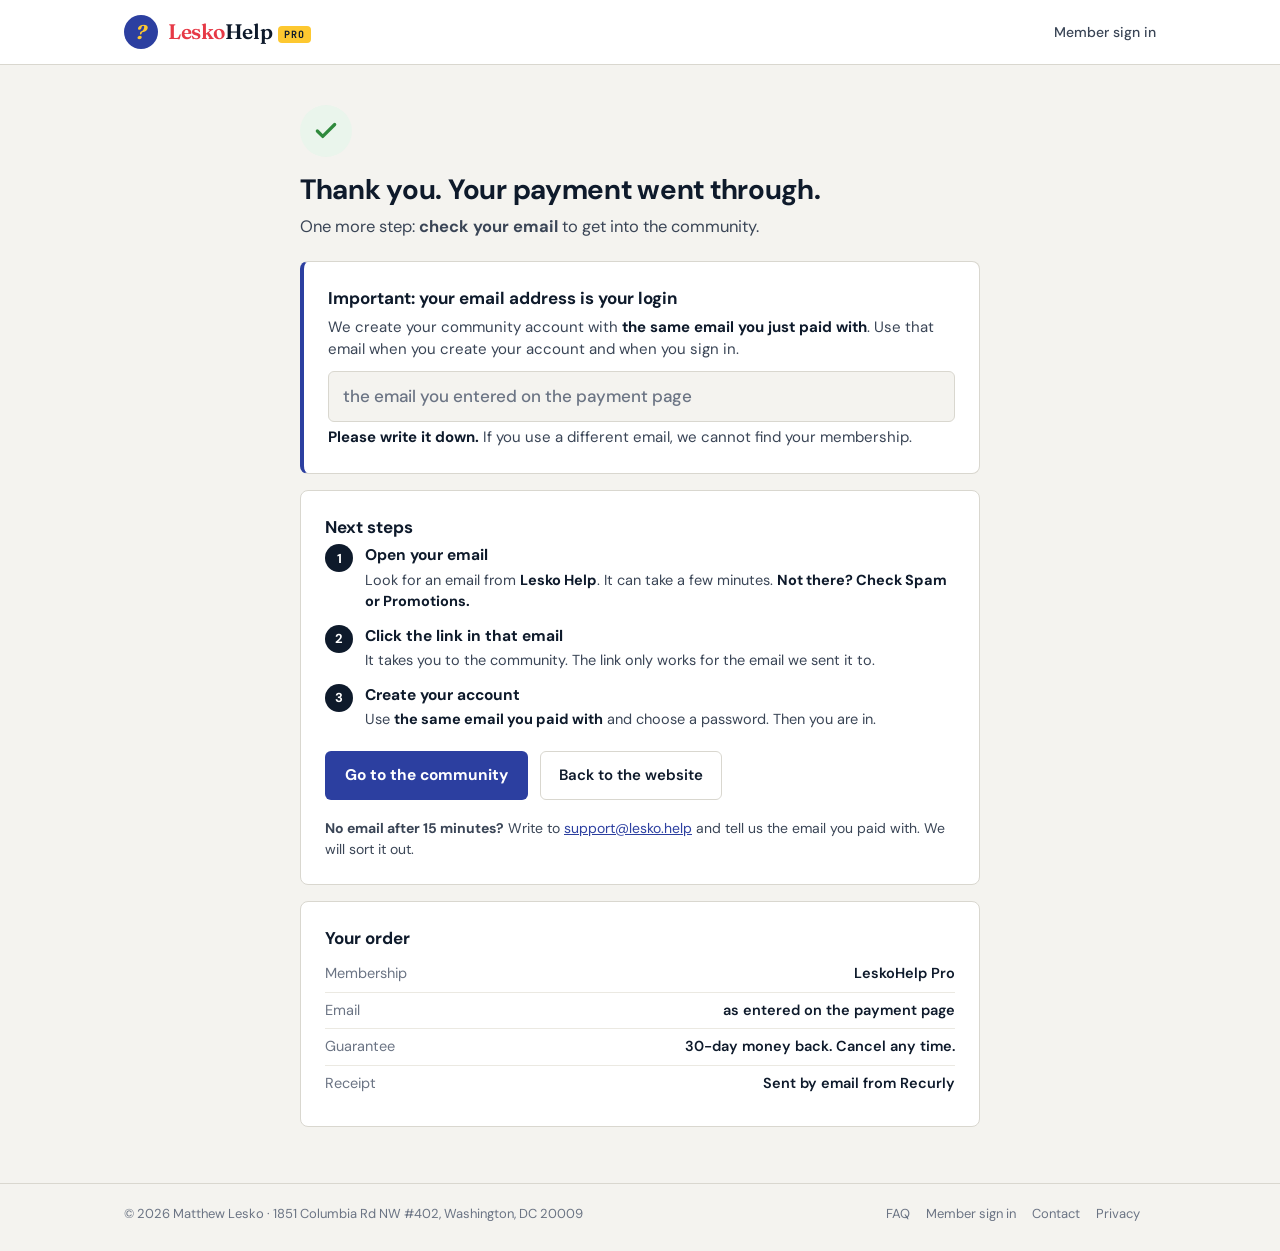
<file: welcome.html>
<!DOCTYPE html>
<html lang="en">
<head>
<meta charset="UTF-8">
<meta name="viewport" content="width=device-width, initial-scale=1.0">
<title>Order confirmed — LeskoHelp Pro</title>
<meta name="description" content="Your LeskoHelp Pro payment went through. Check your email for your welcome link and create your account with the same email address.">
<meta name="robots" content="noindex, nofollow">
<meta name="theme-color" content="#2c3fa0">
<link rel="icon" type="image/svg+xml" href="/favicon.svg">
<link rel="apple-touch-icon" href="/apple-touch-icon.png">
<link rel="preconnect" href="https://fonts.googleapis.com">
<link rel="preconnect" href="https://fonts.gstatic.com" crossorigin>
<link href="https://fonts.googleapis.com/css2?family=DM+Sans:wght@400;500;600;700&family=Fraunces:ital,opsz,wght@0,9..144,600;1,9..144,700&family=JetBrains+Mono:wght@700&display=swap" rel="stylesheet">
<link rel="stylesheet" href="/assets/flow.css">
<!-- Shared GA4 setup (measurement id, consent rule, plan prices) — same file as index.html and
     checkout.html, named site-events.js (not analytics.js) so ad blockers don't drop it. Off
     until the id in that file is filled in. If it fails to load anyway (blocked, network error),
     the stub below keeps every LeskoAnalytics call on this page harmless, so a buyer can always
     see their email and next steps here even with analytics missing entirely. -->
<script src="/assets/site-events.js"></script>
<script>
  window.LeskoAnalytics = window.LeskoAnalytics || {
    init: function () { return false; },
    track: function () {},
    isOn: function () { return false; },
    planPriceUSD: function () {}
  };
</script>
</head>
<body>

<header class="co-nav">
  <div class="wrap">
    <a href="/" class="logo" aria-label="LeskoHelp Pro home">
      <span class="logo-mark" aria-hidden="true">?</span>
      <span><span class="logo-text">Lesko</span>Help<span class="pro-tag">Pro</span></span>
    </a>
    <div class="nav-side">
      <a href="https://lesko-help-2.mn.co/" class="nav-link" target="_blank" rel="noopener">Member sign in</a>
    </div>
  </div>
</header>

<main class="wrap-narrow confirm">
  <div class="check" aria-hidden="true"><svg viewBox="0 0 24 24" fill="none" stroke="currentColor" stroke-width="3" stroke-linecap="round" stroke-linejoin="round"><path d="M20 6 9 17l-5-5"/></svg></div>
  <h1>Thank you. Your payment went through.</h1>
  <p class="lead">One more step: <strong>check your email</strong> to get into the community.</p>

  <section class="panel key" aria-labelledby="keyTitle">
    <h2 id="keyTitle">Important: your email address is your login</h2>
    <p>We create your community account with <strong>the same email you just paid with</strong>. Use that email when you create your account and when you sign in.</p>
    <span class="emailbox" id="emailBox">the email you entered on the payment page</span>
    <p id="emailNote"><strong>Please write it down.</strong> If you use a different email, we cannot find your membership.</p>
  </section>

  <section class="panel" aria-labelledby="stepsTitle">
    <h2 id="stepsTitle">Next steps</h2>
    <ol class="steplist">
      <li><b>1</b><div><h3>Open your email</h3><p>Look for an email from <strong>Lesko Help</strong>. It can take a few minutes. <strong>Not there? Check Spam or Promotions.</strong></p></div></li>
      <li><b>2</b><div><h3>Click the link in that email</h3><p>It takes you to the community. The link only works for the email we sent it to.</p></div></li>
      <li><b>3</b><div><h3>Create your account</h3><p>Use <strong>the same email you paid with</strong> and choose a password. Then you are in.</p></div></li>
    </ol>
    <div class="actions">
      <a class="btn-go" href="https://lesko-help-2.mn.co/" target="_blank" rel="noopener">Go to the community</a>
      <a class="btn-quiet" href="/">Back to the website</a>
    </div>
    <p class="helpline"><strong>No email after 15 minutes?</strong> Write to <a href="mailto:support@lesko.help?subject=I%20paid%20but%20did%20not%20get%20my%20welcome%20email">support@lesko.help</a> and tell us the email you paid with. We will sort it out.</p>
  </section>

  <section class="panel receipt" aria-labelledby="orderTitle">
    <h2 id="orderTitle">Your order</h2>
    <div class="line"><span class="k">Membership</span><span class="v" id="planLine">LeskoHelp Pro</span></div>
    <div class="line"><span class="k">Email</span><span class="v" id="emailLine">as entered on the payment page</span></div>
    <div class="line"><span class="k">Guarantee</span><span class="v">30-day money back. Cancel any time.</span></div>
    <div class="line"><span class="k">Receipt</span><span class="v">Sent by email from Recurly</span></div>
  </section>
</main>

<footer class="co-foot">
  <div class="wrap">
    <span>&copy; 2026 Matthew Lesko &middot; 1851 Columbia Rd NW #402, Washington, DC 20009</span>
    <span><a href="/#faq">FAQ</a><a href="https://lesko-help-2.mn.co/" target="_blank" rel="noopener">Member sign in</a><a href="mailto:support@lesko.help">Contact</a><a href="https://www.free.lesko.com/privacy-policy" target="_blank" rel="noopener">Privacy</a></span>
  </div>
</footer>

<script>
(function () {
  var PLAN_NAMES = {
    'monthly': '1 month', 'half-year': '6 months', 'yearly': '12 months',
    'business-monthly': '1 month', 'business-half-year': '6 months', 'business-yearly': '12 months'
  };
  var q = new URLSearchParams(location.search);
  // Recurly's return URL can carry {{account_code}}; by default that IS the buyer's email
  var email = (q.get('email') || q.get('account_code') || q.get('account') || '').trim();
  var plan = (q.get('plan') || q.get('plan_code') || '').trim().toLowerCase();

  // Fall back to what they typed on our checkout page (same device, last 24h)
  try {
    var saved = JSON.parse(localStorage.getItem('leskoCheckout') || 'null');
    if (saved && Date.now() - (saved.t || 0) < 24 * 60 * 60 * 1000) {
      if (!email && saved.email) email = saved.email;
      if (!plan && saved.plan) plan = saved.plan;
    }
  } catch (e) {}

  // GA4 must never see the buyer's email. Recurly's hosted-page return URL can put it in "email",
  // "account_code" or "account" (the comment above says account_code IS the email by default), so
  // all three are stripped from the address before it becomes page_location.
  var cleanUrl = new URL(location.href);
  ['email', 'account_code', 'account'].forEach(function (p) { cleanUrl.searchParams.delete(p); });
  var gaConfig = { page_location: cleanUrl.toString() };
  if (plan) gaConfig.plan = plan.replace(/^business-/, '');

  // Everything analytics-related is wrapped: sessionStorage throws in some browsers when storage
  // is blocked (private mode, strict cookie settings), and this page's own job — showing the
  // buyer their email and next steps below — must keep working even then.
  try {
    window.LeskoAnalytics.init(gaConfig);
    // One purchase per visit: sessionStorage survives a reload of this tab but starts empty on a
    // new one, so refreshing /welcome (or opening the confirmation link twice) does not double-count it.
    if (plan && !sessionStorage.getItem('leskoPurchaseSent')) {
      sessionStorage.setItem('leskoPurchaseSent', '1');
      var gaPlan = plan.replace(/^business-/, '');
      var price = window.LeskoAnalytics.planPriceUSD(gaPlan);
      window.LeskoAnalytics.track('purchase', {
        currency: 'USD',
        value: price,
        items: [{ item_id: gaPlan, item_name: gaPlan, price: price, quantity: 1 }]
      });
    }
  } catch (e) {}

  var box = document.getElementById('emailBox');
  var note = document.getElementById('emailNote');
  var emailLine = document.getElementById('emailLine');
  if (email && /^[^\s@]+@[^\s@]+\.[^\s@]{2,}$/.test(email)) {
    box.textContent = email;
    emailLine.textContent = email;
    note.innerHTML = '<strong>Please write it down.</strong> Entered a different email on the payment page? Then use that one.';
  } else {
    box.classList.add('unknown');
  }
  if (PLAN_NAMES[plan]) document.getElementById('planLine').textContent = 'LeskoHelp Pro, ' + PLAN_NAMES[plan];
})();
</script>
</body>
</html>
</file>
<file: assets/flow.css>
/* LeskoHelp Pro — checkout + confirmation pages.
   Conventional checkout look: white panels, thin borders, one payment button.
   Brand appears in the header only. */
:root {
  --bg: #f4f3ef;
  --surface: #ffffff;
  --ink: #0e1a2b;
  --ink-2: #3a4556;
  --ink-3: #6b7484;
  --line: #d9d7cf;
  --line-2: #ebe9e2;
  --blue: #2c3fa0;
  --blue-deep: #1e2c7a;
  --blue-tint: #eef0fa;
  --green: #2f8a3c;
  --green-tint: #eaf5ec;
  --red: #c62d3a;
  --red-tint: #fdeeef;
  --yellow: #fdc830;
  --radius: 8px;
  --font: 'DM Sans', -apple-system, BlinkMacSystemFont, 'Segoe UI', Helvetica, Arial, sans-serif;
  --font-logo: 'Fraunces', Georgia, serif;
  --font-mono: 'JetBrains Mono', ui-monospace, SFMono-Regular, Menlo, monospace;
}
* { box-sizing: border-box; margin: 0; padding: 0; }
html { -webkit-text-size-adjust: 100%; }
body { font-family: var(--font); background: var(--bg); color: var(--ink); font-size: 16px; line-height: 1.5; -webkit-font-smoothing: antialiased; }
img { max-width: 100%; display: block; }
a { color: var(--blue); }
:focus-visible { outline: 3px solid rgba(44,63,160,0.45); outline-offset: 2px; border-radius: 4px; }
.sr-only { position: absolute; width: 1px; height: 1px; padding: 0; margin: -1px; overflow: hidden; clip: rect(0,0,0,0); white-space: nowrap; border: 0; }

/* Header */
.co-nav { background: var(--surface); border-bottom: 1px solid var(--line); }
.co-nav .wrap { display: flex; align-items: center; justify-content: space-between; gap: 16px; height: 64px; }
.logo { display: inline-flex; align-items: center; gap: 10px; text-decoration: none; color: var(--ink); font-family: var(--font-logo); font-weight: 600; font-size: 21px; letter-spacing: -0.02em; }
.logo-mark { width: 34px; height: 34px; flex: none; display: grid; place-items: center; background: var(--blue); color: var(--yellow); border-radius: 50%; font-family: var(--font-logo); font-style: italic; font-weight: 700; font-size: 19px; }
.logo-text { color: #e63946; }
.pro-tag { font-family: var(--font-mono); font-size: 10px; font-weight: 700; letter-spacing: 0.1em; text-transform: uppercase; background: var(--yellow); color: var(--ink); padding: 2px 6px; border-radius: 4px; margin-left: 6px; vertical-align: middle; }
.nav-side { display: flex; align-items: center; gap: 20px; }
.nav-link { font-size: 14px; font-weight: 500; color: var(--ink-2); text-decoration: none; white-space: nowrap; }
.nav-link:hover { color: var(--blue); text-decoration: underline; }
.secure { display: inline-flex; align-items: center; gap: 6px; font-size: 13px; font-weight: 600; color: var(--ink-2); white-space: nowrap; }
.secure svg { width: 14px; height: 14px; color: var(--green); }

/* Layout */
.wrap { max-width: 1080px; margin: 0 auto; padding: 0 24px; }
.wrap-narrow { max-width: 680px; margin: 0 auto; padding: 0 24px; }
.co-head { padding: 32px 0 20px; display: flex; align-items: flex-end; justify-content: space-between; gap: 20px; flex-wrap: wrap; }
.co-head h1 { font-size: 26px; font-weight: 700; letter-spacing: -0.01em; line-height: 1.2; }
.co-head .sub { font-size: 14px; color: var(--ink-3); margin-top: 2px; }
.steps { display: flex; align-items: center; gap: 8px; font-size: 13px; color: var(--ink-3); flex-wrap: wrap; }
.steps span { display: inline-flex; align-items: center; gap: 6px; }
.steps b { display: inline-grid; place-items: center; width: 20px; height: 20px; border-radius: 50%; border: 1.5px solid var(--line); font-size: 11px; font-weight: 700; color: var(--ink-3); }
.steps .on { color: var(--ink); font-weight: 600; }
.steps .on b { background: var(--blue); border-color: var(--blue); color: #fff; }
.steps .sep { width: 18px; height: 1px; background: var(--line); }

.co-grid { display: grid; grid-template-columns: minmax(0, 1fr) 360px; gap: 24px; align-items: start; padding-bottom: 48px; }
.panel { background: var(--surface); border: 1px solid var(--line); border-radius: var(--radius); padding: 24px; }
.panel + .panel { margin-top: 16px; }
.panel h2 { font-size: 17px; font-weight: 700; margin-bottom: 4px; }
.panel .sub { font-size: 14px; color: var(--ink-3); margin-bottom: 16px; }

/* Fields */
.field { margin-bottom: 16px; }
.field:last-child { margin-bottom: 0; }
.field label { display: block; font-size: 14px; font-weight: 600; margin-bottom: 6px; }
.field label small { font-weight: 400; color: var(--ink-3); }
.field input { font-family: var(--font); font-size: 16px; padding: 11px 12px; border: 1px solid var(--line); border-radius: 6px; background: #fff; color: var(--ink); width: 100%; transition: border-color 0.12s, box-shadow 0.12s; }
.field input:hover { border-color: var(--ink-3); }
.field input:focus { outline: none; border-color: var(--blue); box-shadow: 0 0 0 3px rgba(44,63,160,0.18); }
.field.err input { border-color: var(--red); box-shadow: 0 0 0 3px rgba(198,45,58,0.15); }
.field .help { font-size: 13px; color: var(--ink-3); margin-top: 6px; line-height: 1.45; }
.field .msg { display: none; font-size: 13.5px; font-weight: 600; color: var(--red); margin-top: 6px; }
.field.err .msg { display: block; }
.notice { display: flex; gap: 10px; align-items: flex-start; font-size: 13.5px; line-height: 1.45; color: var(--ink-2); background: var(--bg); border: 1px solid var(--line-2); border-radius: 6px; padding: 10px 12px; margin-top: 14px; }
.notice[hidden] { display: none; }
.notice svg { width: 16px; height: 16px; flex: none; color: var(--blue); margin-top: 1px; }
.notice strong { color: var(--ink); }
.notice b.email { color: var(--ink); word-break: break-all; }

/* Two fields side by side */
.field-row { display: grid; grid-template-columns: 1fr 1fr; gap: 12px; }
.field select { font-family: var(--font); font-size: 16px; padding: 11px 36px 11px 12px; border: 1px solid var(--line); border-radius: 6px; background: #fff url("data:image/svg+xml,%3Csvg xmlns='http://www.w3.org/2000/svg' viewBox='0 0 24 24' fill='none' stroke='%236b7484' stroke-width='2.5' stroke-linecap='round' stroke-linejoin='round'%3E%3Cpath d='m6 9 6 6 6-6'/%3E%3C/svg%3E") no-repeat right 12px center / 14px; color: var(--ink); width: 100%; -webkit-appearance: none; appearance: none; }
.field select:focus { outline: none; border-color: var(--blue); box-shadow: 0 0 0 3px rgba(44,63,160,0.18); }

/* Recurly's secure card field lives inside this box */
.card-box { position: relative; min-height: 46px; border: 1px solid var(--line); border-radius: 6px; background: #fff; padding: 0 12px; transition: border-color 0.12s, box-shadow 0.12s; }
.card-box:empty::before { content: attr(data-placeholder); position: absolute; left: 12px; top: 0; line-height: 44px; font-size: 16px; color: #9aa1ad; }
.card-box.recurly-element-focus { border-color: var(--blue); box-shadow: 0 0 0 3px rgba(44,63,160,0.18); }
.card-box.recurly-element-invalid, .field.err .card-box { border-color: var(--red); box-shadow: 0 0 0 3px rgba(198,45,58,0.15); }
.recurly-element-card { height: 44px; width: 100%; }
.threeds { margin-top: 16px; min-height: 400px; border: 1px solid var(--line); border-radius: 6px; background: #fff; }
.threeds[hidden] { display: none; }
.change-plan { display: inline-block; font-size: 13px; color: var(--blue); margin-top: 6px; }
.pay-error { display: none; background: var(--red-tint); border: 1px solid #efb3b9; color: var(--red); border-radius: 6px; padding: 10px 12px; font-size: 14px; line-height: 1.45; margin-top: 16px; }
.pay-error.show { display: block; }
.stepgrid--2 { grid-template-columns: repeat(2, 1fr); }

/* Order summary */
.co-side { position: sticky; top: 20px; }
.summary .line { display: flex; justify-content: space-between; gap: 12px; font-size: 14.5px; color: var(--ink-2); padding: 6px 0; }
.summary .line .k { color: var(--ink-3); }
.summary .line .v { font-variant-numeric: tabular-nums; text-align: right; }
.summary .line--item { padding-top: 12px; border-top: 1px solid var(--line-2); margin-top: 8px; }
.summary .line--item .k { color: var(--ink); font-weight: 600; }
.summary .line--total { border-top: 1px solid var(--line); margin-top: 8px; padding-top: 12px; font-weight: 700; color: var(--ink); font-size: 16px; }
.summary .line--total .v { font-size: 20px; }
.btn-pay { display: flex; align-items: center; justify-content: center; gap: 8px; width: 100%; margin-top: 18px; padding: 14px 18px; background: var(--blue); color: #fff; border: none; border-radius: 6px; font-family: var(--font); font-size: 16px; font-weight: 700; cursor: pointer; transition: background 0.12s; }
.btn-pay:hover { background: var(--blue-deep); }
.btn-pay:disabled { opacity: 0.7; cursor: wait; }
.btn-pay svg { width: 15px; height: 15px; }
.pay-fine { font-size: 12.5px; color: var(--ink-3); text-align: center; margin-top: 10px; line-height: 1.45; }
.cards { display: flex; justify-content: center; gap: 5px; flex-wrap: wrap; margin-top: 12px; }
.cards span { font-size: 11px; font-weight: 700; letter-spacing: 0.02em; color: var(--ink-2); border: 1px solid var(--line); border-radius: 4px; padding: 3px 7px; background: #fff; }
.assure { margin-top: 16px; display: grid; gap: 10px; }
.assure div { display: flex; gap: 10px; align-items: flex-start; font-size: 14px; color: var(--ink-2); line-height: 1.4; }
.assure div strong { color: var(--ink); }
.assure svg { width: 18px; height: 18px; flex: none; color: var(--green); margin-top: 1px; }
.included { list-style: none; display: grid; gap: 8px; margin-top: 4px; }
.included li { display: flex; gap: 9px; align-items: flex-start; font-size: 14.5px; color: var(--ink-2); line-height: 1.4; }
.included svg { width: 16px; height: 16px; flex: none; color: var(--green); margin-top: 3px; }

/* After-payment steps, FAQ */
.after { padding: 0 0 40px; }
.after h2, .faq h2 { font-size: 20px; font-weight: 700; margin-bottom: 14px; }
.stepgrid { display: grid; grid-template-columns: repeat(3, 1fr); gap: 16px; }
.step { background: var(--surface); border: 1px solid var(--line); border-radius: var(--radius); padding: 18px 20px; }
.step b { display: inline-grid; place-items: center; width: 26px; height: 26px; border-radius: 50%; background: var(--ink); color: #fff; font-size: 13px; margin-bottom: 10px; }
.step h3 { font-size: 15.5px; font-weight: 700; margin-bottom: 4px; }
.step p { font-size: 14px; color: var(--ink-2); line-height: 1.5; }
.step p strong { color: var(--ink); }
.faq { padding: 0 0 56px; }
.faq details { background: var(--surface); border: 1px solid var(--line); border-radius: var(--radius); padding: 0 18px; margin-bottom: 8px; }
.faq summary { list-style: none; cursor: pointer; display: flex; align-items: center; justify-content: space-between; gap: 16px; padding: 14px 0; font-size: 15.5px; font-weight: 600; }
.faq summary::-webkit-details-marker { display: none; }
.faq summary .tg { color: var(--ink-3); font-size: 20px; line-height: 1; flex: none; transition: transform 0.2s; }
.faq details[open] summary .tg { transform: rotate(45deg); }
.faq .a { padding: 0 0 16px; font-size: 14.5px; color: var(--ink-2); line-height: 1.55; }

/* Footer */
.co-foot { border-top: 1px solid var(--line); padding: 20px 0 28px; font-size: 13px; color: var(--ink-3); }
.co-foot .wrap { display: flex; justify-content: space-between; gap: 12px 24px; flex-wrap: wrap; }
.co-foot a { color: var(--ink-3); text-decoration: none; margin-right: 16px; }
.co-foot a:hover { color: var(--ink); text-decoration: underline; }

/* Confirmation page */
.confirm { padding: 40px 0 56px; }
.confirm .check { width: 52px; height: 52px; border-radius: 50%; background: var(--green-tint); color: var(--green); display: grid; place-items: center; margin-bottom: 16px; }
.confirm .check svg { width: 26px; height: 26px; }
.confirm h1 { font-size: 28px; font-weight: 700; letter-spacing: -0.01em; line-height: 1.2; margin-bottom: 8px; }
.confirm .lead { font-size: 16.5px; color: var(--ink-2); margin-bottom: 22px; }
.emailbox { display: block; font-family: var(--font-mono); font-size: 17px; font-weight: 700; background: var(--bg); border: 1px solid var(--line); border-radius: 6px; padding: 12px 14px; word-break: break-all; margin: 10px 0 4px; }
.emailbox.unknown { font-family: var(--font); font-weight: 500; color: var(--ink-3); }
.key { border-left: 4px solid var(--blue); }
.key h2 { display: flex; align-items: center; gap: 8px; }
.key p { font-size: 15px; color: var(--ink-2); line-height: 1.5; }
.key p strong { color: var(--ink); }
.steplist { list-style: none; display: grid; gap: 12px; }
.steplist li { display: grid; grid-template-columns: 28px 1fr; gap: 12px; align-items: start; }
.steplist b { display: grid; place-items: center; width: 28px; height: 28px; border-radius: 50%; background: var(--ink); color: #fff; font-size: 13px; }
.steplist h3 { font-size: 15.5px; font-weight: 700; margin-bottom: 2px; }
.steplist p { font-size: 14.5px; color: var(--ink-2); line-height: 1.5; }
.steplist p strong { color: var(--ink); }
.actions { display: flex; gap: 12px; align-items: center; flex-wrap: wrap; margin-top: 20px; }
.btn-go { display: inline-flex; align-items: center; justify-content: center; gap: 8px; padding: 13px 20px; background: var(--blue); color: #fff; border-radius: 6px; font-size: 15.5px; font-weight: 700; text-decoration: none; }
.btn-go:hover { background: var(--blue-deep); }
.btn-quiet { display: inline-flex; align-items: center; justify-content: center; padding: 12px 18px; background: #fff; color: var(--ink); border: 1px solid var(--line); border-radius: 6px; font-size: 15px; font-weight: 600; text-decoration: none; }
.btn-quiet:hover { border-color: var(--ink-3); }
.helpline { font-size: 14px; color: var(--ink-2); line-height: 1.5; margin-top: 18px; }
.receipt .line { display: flex; justify-content: space-between; gap: 12px; font-size: 14.5px; padding: 7px 0; border-bottom: 1px solid var(--line-2); }
.receipt .line:last-child { border-bottom: 0; }
.receipt .line .k { color: var(--ink-3); }
.receipt .line .v { font-weight: 600; text-align: right; word-break: break-all; }

/* Responsive */
@media (max-width: 900px) {
  .co-grid { grid-template-columns: 1fr; }
  .co-side { position: static; }
  .stepgrid, .stepgrid--2 { grid-template-columns: 1fr; }
}
@media (max-width: 600px) {
  .wrap, .wrap-narrow { padding: 0 16px; }
  .co-nav .wrap { height: 56px; }
  .logo { font-size: 18px; }
  .logo-mark { width: 30px; height: 30px; font-size: 16px; }
  .pro-tag { display: none; }
  .co-head { padding: 22px 0 16px; }
  .co-head h1 { font-size: 22px; }
  .panel { padding: 18px 16px; }
  .field-row { grid-template-columns: 1fr; gap: 0; }
  .actions .btn-go, .actions .btn-quiet { width: 100%; }
}
@media (prefers-reduced-motion: reduce) { *, *::before, *::after { transition: none !important; } }
</file>
